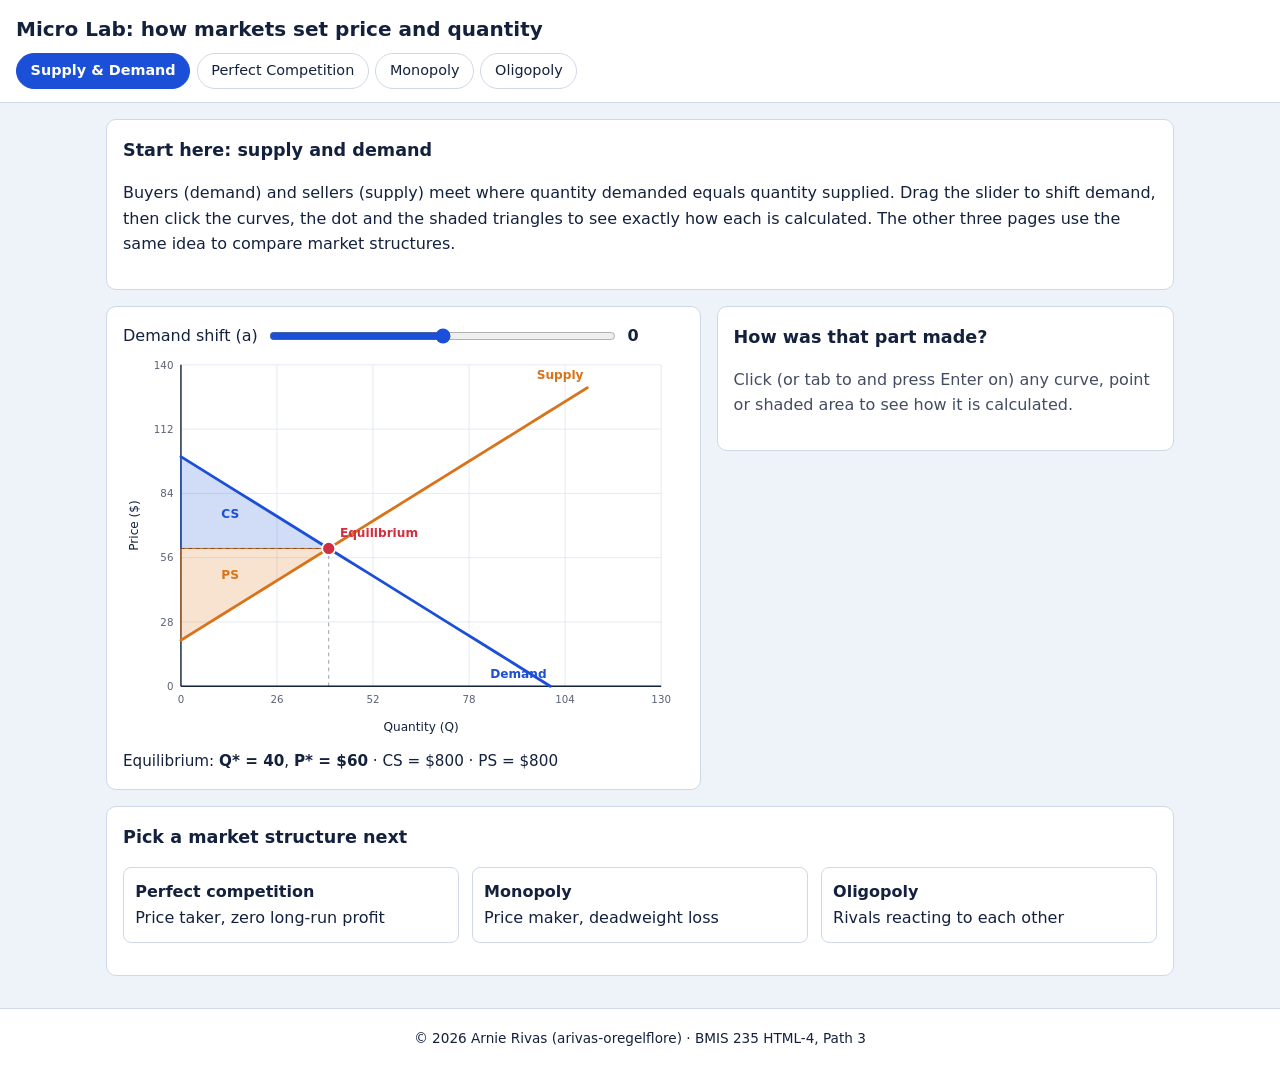
<file: index.html>
<!DOCTYPE html>
<!-- Author: Arnie Rivas | arivas-oregelflore | BMIS 235 HTML-4 Path 3 -->
<html lang="en">
<head>
<meta charset="utf-8">
<meta name="viewport" content="width=device-width, initial-scale=1">
<meta name="author" content="Arnie Rivas">
<meta name="description" content="Interactive microeconomics graphs: supply and demand, perfect competition, monopoly and oligopoly.">
<title>Supply and Demand | Micro Lab</title>
<link rel="stylesheet" href="styles.css">
</head>
<body>
<header><h1>Micro Lab: how markets set price and quantity</h1>
<nav aria-label="Main">
<a href="index.html" aria-current="page">Supply &amp; Demand</a>
<a href="pisa.html">Perfect Competition</a>
<a href="siena.html">Monopoly</a>
<a href="cinqueterre.html">Oligopoly</a>
</nav></header><main>
<section class="card"><h2>Start here: supply and demand</h2>
<p>Buyers (demand) and sellers (supply) meet where quantity demanded equals quantity supplied. Drag the slider to shift demand, then click the curves, the dot and the shaded triangles to see exactly how each is calculated. The other three pages use the same idea to compare market structures.</p></section>
<section class="lab" aria-label="Interactive graph">
<div class="card"><div class="ctl"><label for="slider">Demand shift (a)</label><input id="slider" type="range" min="-30" max="30" step="5" value="0"><output id="sliderOut"></output></div>
<svg id="graph" viewBox="0 0 600 420" role="group" aria-label="Interactive economics graph"></svg><p id="summary" class="sum"></p></div>
<aside class="card" aria-live="polite"><h2>How was that part made?</h2><div id="explain"></div></aside>
</section>
<section class="card"><h2>Pick a market structure next</h2><ul class="map">
<li><a href="pisa.html"><b>Perfect competition</b><br>Price taker, zero long-run profit</a></li>
<li><a href="siena.html"><b>Monopoly</b><br>Price maker, deadweight loss</a></li>
<li><a href="cinqueterre.html"><b>Oligopoly</b><br>Rivals reacting to each other</a></li></ul></section>
</main>
<footer>&copy; 2026 Arnie Rivas (arivas-oregelflore) &middot; BMIS 235 HTML-4, Path 3</footer>
<script src="script.js"></script>
<script>
initGraph({fmt:function(v){return (v>0?"+":"")+v;},build:function(a){
var D=100+a,Qe=(80+a)/2,Pe=(120+a)/2,cs=.5*Qe*(D-Pe),ps=.5*Qe*(Pe-20);
return{xmax:130,ymax:140,xl:"Quantity (Q)",yl:"Price ($)",
summary:"Equilibrium: <b>Q* = "+r2(Qe)+"</b>, <b>P* = $"+r2(Pe)+"</b> &middot; CS = $"+r2(cs)+" &middot; PS = $"+r2(ps),
items:[
{id:"cs",kind:"area",k:"d",lab:"CS",pts:[[0,D],[0,Pe],[Qe,Pe]],title:"Consumer surplus (CS)",
text:"<p>The gap between what buyers <i>would</i> pay (demand) and what they <i>do</i> pay (price).</p>"+ol(["It is a triangle: demand intercept ($"+D+"), P* ($"+r2(Pe)+") on the price axis, and the equilibrium point.","Base = Q* = "+r2(Qe)+". Height = $"+D+" &minus; $"+r2(Pe)+" = $"+r2(D-Pe)+".","CS = &frac12; &times; base &times; height = &frac12; &times; "+r2(Qe)+" &times; "+r2(D-Pe)+" = <b>$"+r2(cs)+"</b>."])},
{id:"ps",kind:"area",k:"s",lab:"PS",pts:[[0,20],[0,Pe],[Qe,Pe]],title:"Producer surplus (PS)",
text:"<p>The gap between the price sellers receive and the lowest price they would accept (supply).</p>"+ol(["Triangle with corners at the supply intercept ($20), P* ($"+r2(Pe)+") and the equilibrium point.","Base = Q* = "+r2(Qe)+". Height = $"+r2(Pe)+" &minus; $20 = $"+r2(Pe-20)+".","PS = &frac12; &times; "+r2(Qe)+" &times; "+r2(Pe-20)+" = <b>$"+r2(ps)+"</b>."])},
{id:"d",kind:"curve",k:"d",lab:"Demand",pts:line(0,D,function(q){return D-q;},20),title:"Demand curve: P = "+D+" &minus; Q",
text:"<p>Highest price buyers will pay for each quantity. Price down, quantity demanded up (law of demand).</p>"+ol(["At Q = 0 buyers pay up to $"+D+" (vertical intercept).","At P = 0 buyers want Q = "+D+" (horizontal intercept).","Slope = &minus;1: each extra unit sells only if price drops $1.","The slider moves the whole curve (income, tastes, prices of related goods)."])},
{id:"s",kind:"curve",k:"s",lab:"Supply",pts:line(0,110,function(q){return 20+q;},20),title:"Supply curve: P = 20 + Q",
text:"<p>Lowest price sellers accept for each quantity. Price up, quantity supplied up.</p>"+ol(["At Q = 0 the lowest price is $20 (vertical intercept).","Slope = +1: each extra unit costs $1 more to produce (rising marginal cost).","It shifts with input costs, technology and the number of sellers."])},
{id:"e",kind:"point",k:"r",x:Qe,y:Pe,lab:"Equilibrium",title:"Equilibrium (Q*, P*)",
text:"<p>Where quantity demanded = quantity supplied.</p>"+ol(["Set D = S: "+D+" &minus; Q = 20 + Q.","Solve: 2Q = "+(D-20)+", so <b>Q* = "+r2(Qe)+"</b>.","Plug into supply: P* = 20 + "+r2(Qe)+" = <b>$"+r2(Pe)+"</b>.","Above P* there is a surplus (price falls); below P* a shortage (price rises)."])},
{kind:"guide",pts:[[0,Pe],[Qe,Pe]]},{kind:"guide",pts:[[Qe,0],[Qe,Pe]]}]};}});
</script>
</body></html>
</file>
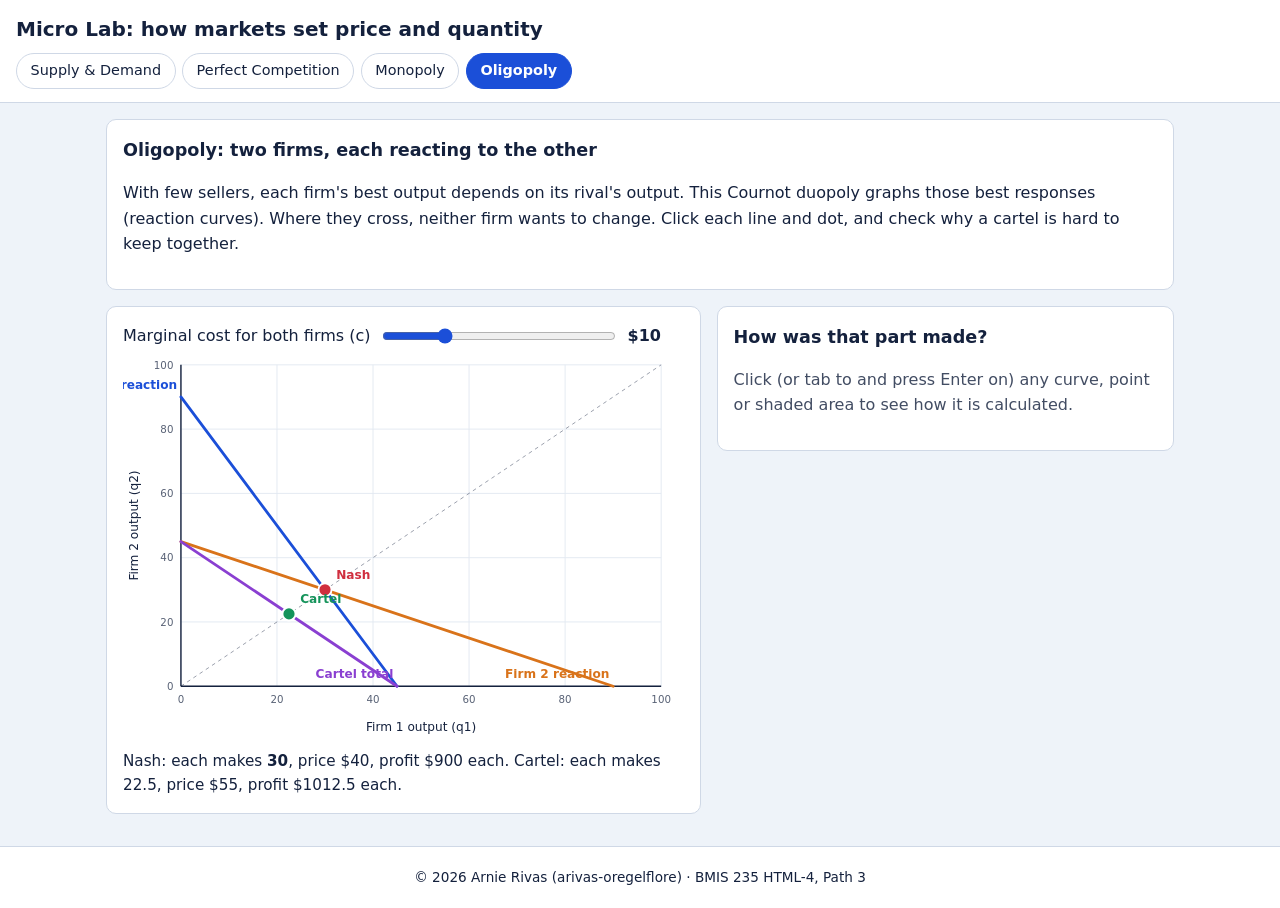
<file: cinqueterre.html>
<!DOCTYPE html>
<!-- Author: Arnie Rivas | arivas-oregelflore | BMIS 235 HTML-4 Path 3 -->
<html lang="en">
<head>
<meta charset="utf-8">
<meta name="viewport" content="width=device-width, initial-scale=1">
<meta name="author" content="Arnie Rivas">
<meta name="description" content="Interactive microeconomics graphs: supply and demand, perfect competition, monopoly and oligopoly.">
<title>Oligopoly | Micro Lab</title>
<link rel="stylesheet" href="styles.css">
</head>
<body>
<header><h1>Micro Lab: how markets set price and quantity</h1>
<nav aria-label="Main">
<a href="index.html">Supply &amp; Demand</a>
<a href="pisa.html">Perfect Competition</a>
<a href="siena.html">Monopoly</a>
<a href="cinqueterre.html" aria-current="page">Oligopoly</a>
</nav></header><main>
<section class="card"><h2>Oligopoly: two firms, each reacting to the other</h2>
<p>With few sellers, each firm's best output depends on its rival's output. This Cournot duopoly graphs those best responses (reaction curves). Where they cross, neither firm wants to change. Click each line and dot, and check why a cartel is hard to keep together.</p></section>
<section class="lab" aria-label="Interactive graph">
<div class="card"><div class="ctl"><label for="slider">Marginal cost for both firms (c)</label><input id="slider" type="range" min="0" max="40" step="5" value="10"><output id="sliderOut"></output></div>
<svg id="graph" viewBox="0 0 600 420" role="group" aria-label="Interactive economics graph"></svg><p id="summary" class="sum"></p></div>
<aside class="card" aria-live="polite"><h2>How was that part made?</h2><div id="explain"></div></aside>
</section>
</main>
<footer>&copy; 2026 Arnie Rivas (arivas-oregelflore) &middot; BMIS 235 HTML-4, Path 3</footer>
<script src="script.js"></script>
<script>
/* Market demand P = 100 - (q1+q2); both firms have constant MC = c */
initGraph({fmt:function(v){return "$"+v;},build:function(c){
var m=100-c,qn=m/3,qc=m/4,Pn=100-2*qn,Pc=100-2*qc,pn=(Pn-c)*qn,pc=(Pc-c)*qc,qb=(m-qc)/2,pb=(100-qb-qc-c)*qb;
return{xmax:100,ymax:100,xl:"Firm 1 output (q1)",yl:"Firm 2 output (q2)",
summary:"Nash: each makes <b>"+r2(qn)+"</b>, price $"+r2(Pn)+", profit $"+r2(pn)+" each. Cartel: each makes "+r2(qc)+", price $"+r2(Pc)+", profit $"+r2(pc)+" each.",
items:[
{id:"r1",kind:"curve",k:"d",lab:"Firm 1 reaction",pts:[[m/2,0],[0,m]],title:"Firm 1 reaction curve: q1 = ("+m+" &minus; q2) / 2",
text:ol(["Firm 1 profit = (100 &minus; q1 &minus; q2 &minus; "+c+") &times; q1.","Its marginal revenue is 100 &minus; 2q1 &minus; q2 (it treats q2 as fixed).","Set MR = MC: 100 &minus; 2q1 &minus; q2 = "+c+", so q1 = ("+m+" &minus; q2)/2.","The more Firm 2 produces, the less Firm 1 wants to."])},
{id:"r2",kind:"curve",k:"s",lab:"Firm 2 reaction",pts:[[0,m/2],[m,0]],title:"Firm 2 reaction curve: q2 = ("+m+" &minus; q1) / 2",
text:ol(["The same steps, with the firms swapped.","MR2 = 100 &minus; 2q2 &minus; q1 = "+c+", so q2 = ("+m+" &minus; q1)/2."])},
{id:"cl",kind:"curve",k:"p",lab:"Cartel total",pts:[[0,m/2],[m/2,0]],title:"Cartel output line: q1 + q2 = "+r2(m/2),
text:ol(["If the firms acted as one monopolist, total output would solve MR = MC: 100 &minus; 2Q = "+c+".","Q = "+r2(m/2)+", so any split with q1 + q2 = "+r2(m/2)+" is on this line.","Splitting evenly gives the green dot."])},
{id:"n",kind:"point",k:"r",x:qn,y:qn,lab:"Nash",title:"Cournot-Nash equilibrium",
text:ol(["Both reaction curves hold at once: q1 = q2 = q.","q = ("+m+" &minus; q)/2, so 3q = "+m+" and <b>q = "+r2(qn)+"</b>.","Total Q = "+r2(2*qn)+", price = 100 &minus; "+r2(2*qn)+" = <b>$"+r2(Pn)+"</b>.","Profit each = ("+r2(Pn)+" &minus; "+c+") &times; "+r2(qn)+" = <b>$"+r2(pn)+"</b>.","Neither firm can do better by changing output alone."])},
{id:"k",kind:"point",k:"g",x:qc,y:qc,lab:"Cartel",title:"Collusive (cartel) outcome",
text:ol(["Each firm makes half the monopoly quantity: "+r2(m/2)+" / 2 = <b>"+r2(qc)+"</b>.","Price = 100 &minus; "+r2(2*qc)+" = <b>$"+r2(Pc)+"</b>; profit each = <b>$"+r2(pc)+"</b>.","Why it is unstable: if Firm 2 sticks to "+r2(qc)+", Firm 1's best response is "+r2(qb)+" and its profit rises to $"+r2(pb)+". Both firms have this temptation to cheat, so cartels tend to break down."])},
{kind:"guide",pts:[[0,0],[100,100]]}]};}});
</script>
</body></html>
</file>
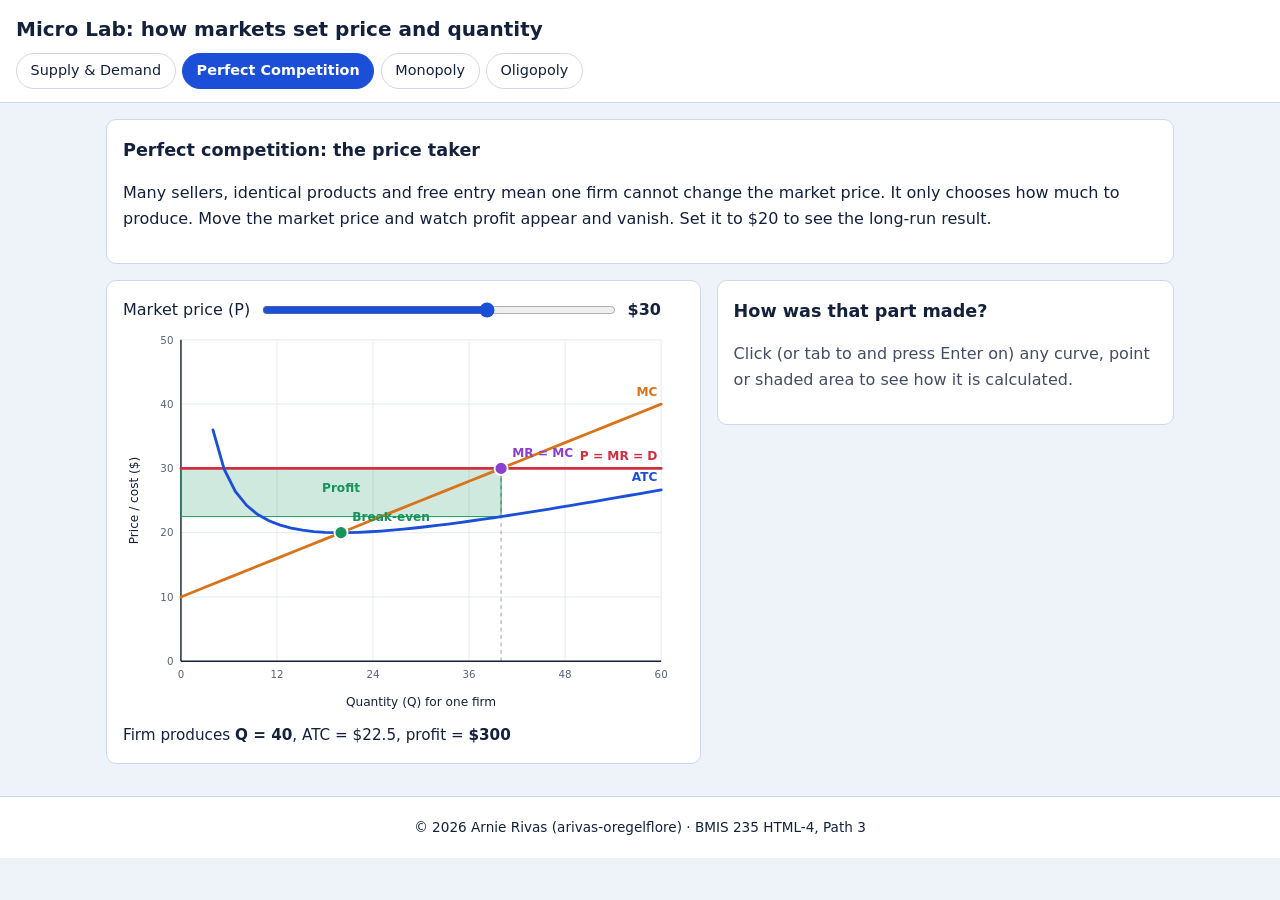
<file: pisa.html>
<!DOCTYPE html>
<!-- Author: Arnie Rivas | arivas-oregelflore | BMIS 235 HTML-4 Path 3 -->
<html lang="en">
<head>
<meta charset="utf-8">
<meta name="viewport" content="width=device-width, initial-scale=1">
<meta name="author" content="Arnie Rivas">
<meta name="description" content="Interactive microeconomics graphs: supply and demand, perfect competition, monopoly and oligopoly.">
<title>Perfect Competition | Micro Lab</title>
<link rel="stylesheet" href="styles.css">
</head>
<body>
<header><h1>Micro Lab: how markets set price and quantity</h1>
<nav aria-label="Main">
<a href="index.html">Supply &amp; Demand</a>
<a href="pisa.html" aria-current="page">Perfect Competition</a>
<a href="siena.html">Monopoly</a>
<a href="cinqueterre.html">Oligopoly</a>
</nav></header><main>
<section class="card"><h2>Perfect competition: the price taker</h2>
<p>Many sellers, identical products and free entry mean one firm cannot change the market price. It only chooses how much to produce. Move the market price and watch profit appear and vanish. Set it to $20 to see the long-run result.</p></section>
<section class="lab" aria-label="Interactive graph">
<div class="card"><div class="ctl"><label for="slider">Market price (P)</label><input id="slider" type="range" min="12" max="40" step="1" value="30"><output id="sliderOut"></output></div>
<svg id="graph" viewBox="0 0 600 420" role="group" aria-label="Interactive economics graph"></svg><p id="summary" class="sum"></p></div>
<aside class="card" aria-live="polite"><h2>How was that part made?</h2><div id="explain"></div></aside>
</section>
</main>
<footer>&copy; 2026 Arnie Rivas (arivas-oregelflore) &middot; BMIS 235 HTML-4, Path 3</footer>
<script src="script.js"></script>
<script>
/* Firm cost: TC = 100 + 10Q + 0.25Q^2 */
initGraph({fmt:function(v){return "$"+v;},build:function(P){
var Q=2*(P-10),atc=100/Q+10+.25*Q,pr=(P-atc)*Q,win=pr>=0;
return{xmax:60,ymax:50,xl:"Quantity (Q) for one firm",yl:"Price / cost ($)",
summary:"Firm produces <b>Q = "+r2(Q)+"</b>, ATC = $"+r2(atc)+", "+(win?"profit":"loss")+" = <b>$"+r2(Math.abs(pr))+"</b>"+(Math.abs(pr)<1?" (about zero: long-run equilibrium)":""),
items:[
{id:"pr",kind:"area",k:win?"g":"r",lab:win?"Profit":"Loss",pts:[[0,P],[Q,P],[Q,atc],[0,atc]],title:win?"Economic profit":"Economic loss",
text:ol(["Height = price minus average total cost at Q: $"+P+" &minus; $"+r2(atc)+" = $"+r2(P-atc)+".","Width = Q = "+r2(Q)+".","Profit = (P &minus; ATC) &times; Q = <b>$"+r2(pr)+"</b>."])+"<p>"+(win?"Profit attracts entrants. Supply shifts right, price falls toward $20 and profit shrinks to zero.":"Losses push firms out. Supply shifts left and price rises toward $20.")+"</p>"},
{id:"p",kind:"curve",k:"r",lab:"P = MR = D",pts:[[0,P],[60,P]],title:"Firm demand = marginal revenue = price",
text:ol(["The market sets P = $"+P+"; this firm is too small to move it.","Selling one more unit always adds exactly P, so <b>MR = P</b>.","So the firm faces a flat (perfectly elastic) demand curve."])},
{id:"mc",kind:"curve",k:"s",lab:"MC",pts:line(0,60,function(q){return 10+.5*q;},20),title:"Marginal cost: MC = 10 + 0.5Q",
text:ol(["Start from TC = 100 + 10Q + 0.25Q&sup2;.","MC is the slope of TC: d(TC)/dQ = 10 + 0.5Q.","It rises because of diminishing returns, and it crosses ATC at ATC's lowest point."])},
{id:"atc",kind:"curve",k:"d",lab:"ATC",pts:line(4,60,function(q){return 100/q+10+.25*q;},40),title:"Average total cost: ATC = 100/Q + 10 + 0.25Q",
text:ol(["ATC = TC / Q = 100/Q + 10 + 0.25Q.","Fixed cost (100/Q) shrinks as Q grows, which pulls ATC down.","Diminishing returns (0.25Q) eventually push it up, giving a U shape.","Minimum: set 100/Q = 0.25Q, so Q = 20 and ATC = $20."])},
{id:"max",kind:"point",k:"p",x:Q,y:P,lab:"MR = MC",title:"Profit-maximizing output",
text:ol(["Rule: produce where MR = MC.","Set P = MC: "+P+" = 10 + 0.5Q.","Solve: <b>Q = 2(P &minus; 10) = "+r2(Q)+"</b>.","Then compare P with ATC at that Q to find profit."])},
{id:"be",kind:"point",k:"g",x:20,y:20,lab:"Break-even",title:"Break-even (long-run equilibrium)",
text:ol(["MC crosses ATC at ATC's minimum: Q = 20, ATC = $20.","If P = $20, P = ATC, so economic profit = 0.","Free entry and exit push the market price to this level in the long run."])},
{kind:"guide",pts:[[Q,0],[Q,P]]}]};}});
</script>
</body></html>
</file>
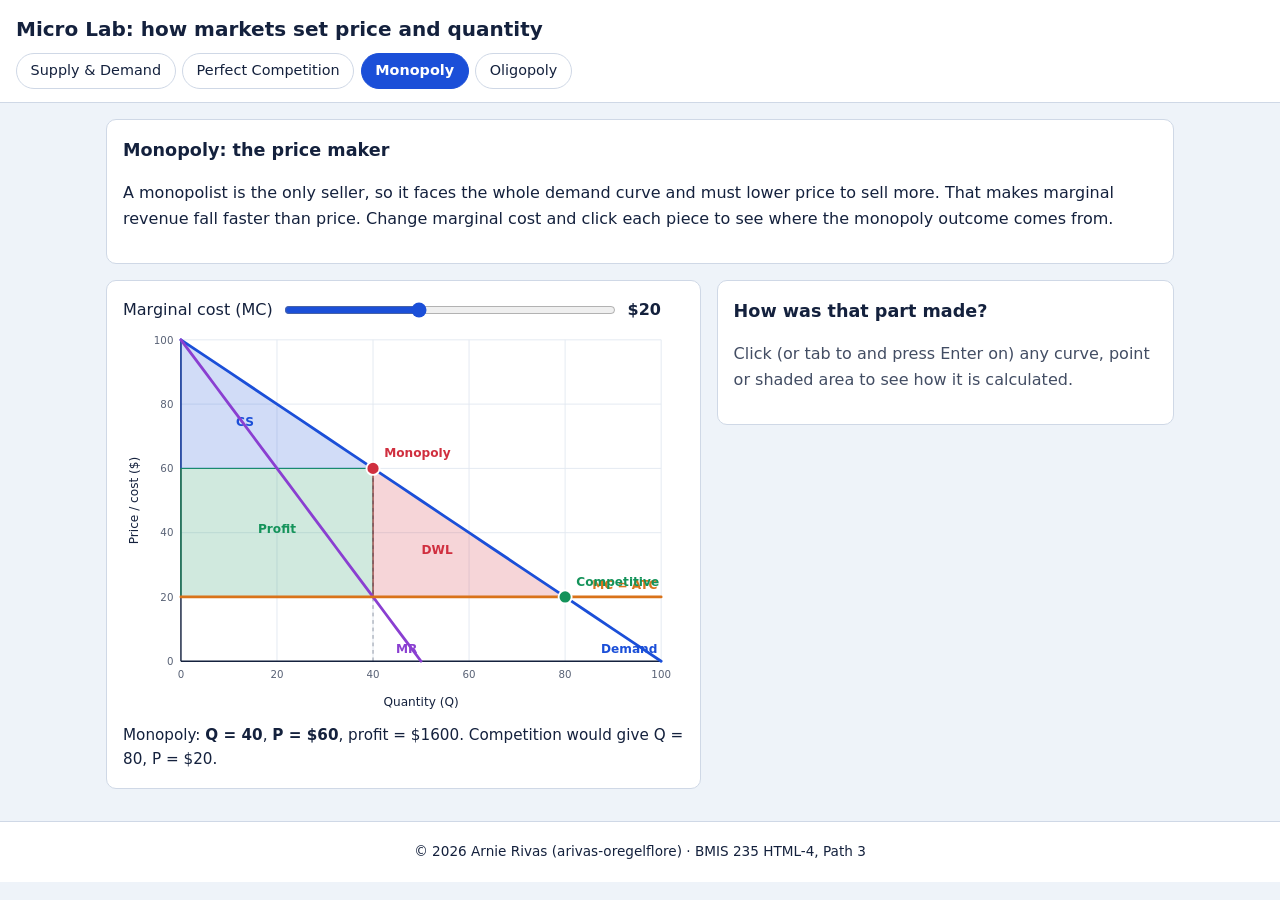
<file: siena.html>
<!DOCTYPE html>
<!-- Author: Arnie Rivas | arivas-oregelflore | BMIS 235 HTML-4 Path 3 -->
<html lang="en">
<head>
<meta charset="utf-8">
<meta name="viewport" content="width=device-width, initial-scale=1">
<meta name="author" content="Arnie Rivas">
<meta name="description" content="Interactive microeconomics graphs: supply and demand, perfect competition, monopoly and oligopoly.">
<title>Monopoly | Micro Lab</title>
<link rel="stylesheet" href="styles.css">
</head>
<body>
<header><h1>Micro Lab: how markets set price and quantity</h1>
<nav aria-label="Main">
<a href="index.html">Supply &amp; Demand</a>
<a href="pisa.html">Perfect Competition</a>
<a href="siena.html" aria-current="page">Monopoly</a>
<a href="cinqueterre.html">Oligopoly</a>
</nav></header><main>
<section class="card"><h2>Monopoly: the price maker</h2>
<p>A monopolist is the only seller, so it faces the whole demand curve and must lower price to sell more. That makes marginal revenue fall faster than price. Change marginal cost and click each piece to see where the monopoly outcome comes from.</p></section>
<section class="lab" aria-label="Interactive graph">
<div class="card"><div class="ctl"><label for="slider">Marginal cost (MC)</label><input id="slider" type="range" min="0" max="50" step="5" value="20"><output id="sliderOut"></output></div>
<svg id="graph" viewBox="0 0 600 420" role="group" aria-label="Interactive economics graph"></svg><p id="summary" class="sum"></p></div>
<aside class="card" aria-live="polite"><h2>How was that part made?</h2><div id="explain"></div></aside>
</section>
</main>
<footer>&copy; 2026 Arnie Rivas (arivas-oregelflore) &middot; BMIS 235 HTML-4, Path 3</footer>
<script src="script.js"></script>
<script>
/* Demand P = 100 - Q, MR = 100 - 2Q, constant MC = c (so ATC = MC) */
initGraph({fmt:function(v){return "$"+v;},build:function(c){
var Qm=(100-c)/2,Pm=(100+c)/2,Qc=100-c,pr=(Pm-c)*Qm,dwl=.5*(Pm-c)*(Qc-Qm),cs=.5*Qm*(100-Pm);
return{xmax:100,ymax:100,xl:"Quantity (Q)",yl:"Price / cost ($)",
summary:"Monopoly: <b>Q = "+r2(Qm)+"</b>, <b>P = $"+r2(Pm)+"</b>, profit = $"+r2(pr)+". Competition would give Q = "+r2(Qc)+", P = $"+c+".",
items:[
{id:"cs",kind:"area",k:"d",lab:"CS",pts:[[0,100],[0,Pm],[Qm,Pm]],title:"Consumer surplus",
text:ol(["Triangle under demand and above the monopoly price.","Base = "+r2(Qm)+", height = 100 &minus; "+r2(Pm)+" = "+r2(100-Pm)+".","CS = &frac12; &times; "+r2(Qm)+" &times; "+r2(100-Pm)+" = <b>$"+r2(cs)+"</b>."])},
{id:"pr",kind:"area",k:"g",lab:"Profit",pts:[[0,Pm],[Qm,Pm],[Qm,c],[0,c]],title:"Monopoly profit",
text:ol(["Height = price minus average cost: $"+r2(Pm)+" &minus; $"+c+" = $"+r2(Pm-c)+".","Width = Q = "+r2(Qm)+".","Profit = "+r2(Pm-c)+" &times; "+r2(Qm)+" = <b>$"+r2(pr)+"</b>.","Barriers to entry let this profit last."])},
{id:"dwl",kind:"area",k:"r",lab:"DWL",pts:[[Qm,Pm],[Qm,c],[Qc,c]],title:"Deadweight loss (DWL)",
text:ol(["Trades that would help both sides but never happen because the monopolist restricts output.","Triangle: base = Qc &minus; Qm = "+r2(Qc)+" &minus; "+r2(Qm)+" = "+r2(Qc-Qm)+"; height = P &minus; MC = $"+r2(Pm-c)+".","DWL = &frac12; &times; "+r2(Qc-Qm)+" &times; "+r2(Pm-c)+" = <b>$"+r2(dwl)+"</b>."])},
{id:"d",kind:"curve",k:"d",lab:"Demand",pts:line(0,100,function(q){return 100-q;},20),title:"Demand: P = 100 &minus; Q",
text:ol(["Intercepts: $100 at Q = 0 and Q = 100 at P = 0.","Slope = &minus;1.","The monopolist faces this entire curve."])},
{id:"mr",kind:"curve",k:"p",lab:"MR",pts:line(0,50,function(q){return 100-2*q;},20),title:"Marginal revenue: MR = 100 &minus; 2Q",
text:ol(["Total revenue TR = P &times; Q = (100 &minus; Q)Q = 100Q &minus; Q&sup2;.","MR = d(TR)/dQ = 100 &minus; 2Q.","MR has the same intercept as demand but twice the slope, because selling more means cutting the price on every unit."])},
{id:"mc",kind:"curve",k:"s",lab:"MC = ATC",pts:[[0,c],[100,c]],title:"Marginal cost: MC = $"+c,
text:ol(["Assume each extra unit costs a constant $"+c+".","Constant MC also means ATC = MC (no fixed cost here), so one line is both."])},
{id:"m",kind:"point",k:"r",x:Qm,y:Pm,lab:"Monopoly",title:"Monopoly outcome",
text:ol(["Choose Q where MR = MC: 100 &minus; 2Q = "+c+", so <b>Q = "+r2(Qm)+"</b>.","Go up to the demand curve to find the price buyers will pay: P = 100 &minus; "+r2(Qm)+" = <b>$"+r2(Pm)+"</b>.","Price ends up above MC, which is the markup."])},
{id:"c",kind:"point",k:"g",x:Qc,y:c,lab:"Competitive",title:"Competitive benchmark",
text:ol(["Perfect competition sets P = MC: 100 &minus; Q = "+c+".","Q = "+r2(Qc)+" and P = $"+c+", with no DWL.","It is the yardstick for measuring the monopoly's inefficiency."])},
{kind:"guide",pts:[[Qm,0],[Qm,Pm]]}]};}});
</script>
</body></html>
</file>
<file: styles.css>
/* Author: Arnie Rivas (arivas-oregelflore) - BMIS 235 HTML-4 Path 3 */
:root{--bg:#eef3f9;--fg:#14213d;--card:#fff;--line:#cfd8e6;--acc:#1b4fd8;--d:#1b4fd8;--s:#d9731a;--g:#14935a;--p:#8a3fd1;--r:#d02f3f;--grid:#e3e9f2}
@media(prefers-color-scheme:dark){:root{--bg:#0f1624;--fg:#e6ecf7;--card:#18223a;--line:#2e3b58;--acc:#8fb0ff;--d:#8fb0ff;--s:#ffa24d;--g:#4fd391;--p:#c796ff;--r:#ff7b88;--grid:#243050}}
*{box-sizing:border-box}
body{margin:0;font:16px/1.6 "Avenir Next","Segoe UI",system-ui,sans-serif;background:var(--bg);color:var(--fg)}
header{background:var(--card);border-bottom:1px solid var(--line);padding:.8rem 1rem}
header h1{margin:0 0 .5rem;font-size:1.25rem}
nav{display:flex;flex-wrap:wrap;gap:.4rem}
nav a{padding:.35rem .85rem;border-radius:999px;border:1px solid var(--line);color:var(--fg);text-decoration:none;font-size:.9rem}
nav a:hover,nav a:focus-visible{border-color:var(--acc)}
nav a[aria-current=page]{background:var(--acc);color:var(--card);border-color:var(--acc);font-weight:600}
main{max-width:1100px;margin:0 auto;padding:1rem}
h2{font-size:1.1rem;margin-top:0}
.card{background:var(--card);border:1px solid var(--line);border-radius:10px;padding:1rem;margin-bottom:1rem}
.lab{display:grid;grid-template-columns:minmax(0,1.3fr) minmax(0,1fr);gap:1rem;align-items:start}
@media(max-width:800px){.lab{grid-template-columns:1fr}}
.ctl{display:flex;flex-wrap:wrap;align-items:center;gap:.6rem}
.ctl input{flex:1;min-width:140px;accent-color:var(--acc)}
.ctl output{font-weight:700;min-width:3.5rem}
svg{width:100%;height:auto;display:block}
.grid{stroke:var(--grid)}.axis{stroke:var(--fg);stroke-width:1.5}
.tick{font-size:11px;fill:var(--fg);opacity:.7}.alab{font-size:13px;fill:var(--fg)}
.k-d{color:var(--d)}.k-s{color:var(--s)}.k-g{color:var(--g)}.k-p{color:var(--p)}.k-r{color:var(--r)}
.item{cursor:pointer;outline:none}
.curve{fill:none;stroke:currentColor;stroke-width:3;stroke-linecap:round}
.hit{fill:none;stroke:transparent;stroke-width:18;pointer-events:stroke}
.area{fill:currentColor;fill-opacity:.2;stroke:currentColor;stroke-width:1}
.pt{fill:currentColor;stroke:var(--card);stroke-width:2;r:7}
.item:hover .curve,.item:focus-visible .curve{stroke-width:5}
.item:hover .area,.item:focus-visible .area{fill-opacity:.35}
.item:hover .pt,.item:focus-visible .pt{r:9}
.item.on .curve{stroke-width:6}.item.on .area{fill-opacity:.5}.item.on .pt{r:10}
.guide{stroke:var(--fg);stroke-dasharray:4 4;opacity:.45;fill:none}
.lbl{font-size:13px;font-weight:700;fill:currentColor;pointer-events:none}
.sum{margin:.5rem 0 0;font-size:.95rem}
#explain h3{margin:.2rem 0 .4rem}#explain ol{padding-left:1.2rem}#explain li{margin-bottom:.35rem}
code{background:var(--grid);padding:0 .3rem;border-radius:4px}
.hint{opacity:.8}
.map{display:grid;grid-template-columns:repeat(auto-fit,minmax(200px,1fr));gap:.8rem;padding:0;list-style:none}
.map a{display:block;border:1px solid var(--line);border-radius:8px;padding:.7rem;color:inherit;text-decoration:none}
.map a:hover{border-color:var(--acc)}
footer{text-align:center;padding:1.2rem;font-size:.85rem;border-top:1px solid var(--line);background:var(--card)}
</file>
